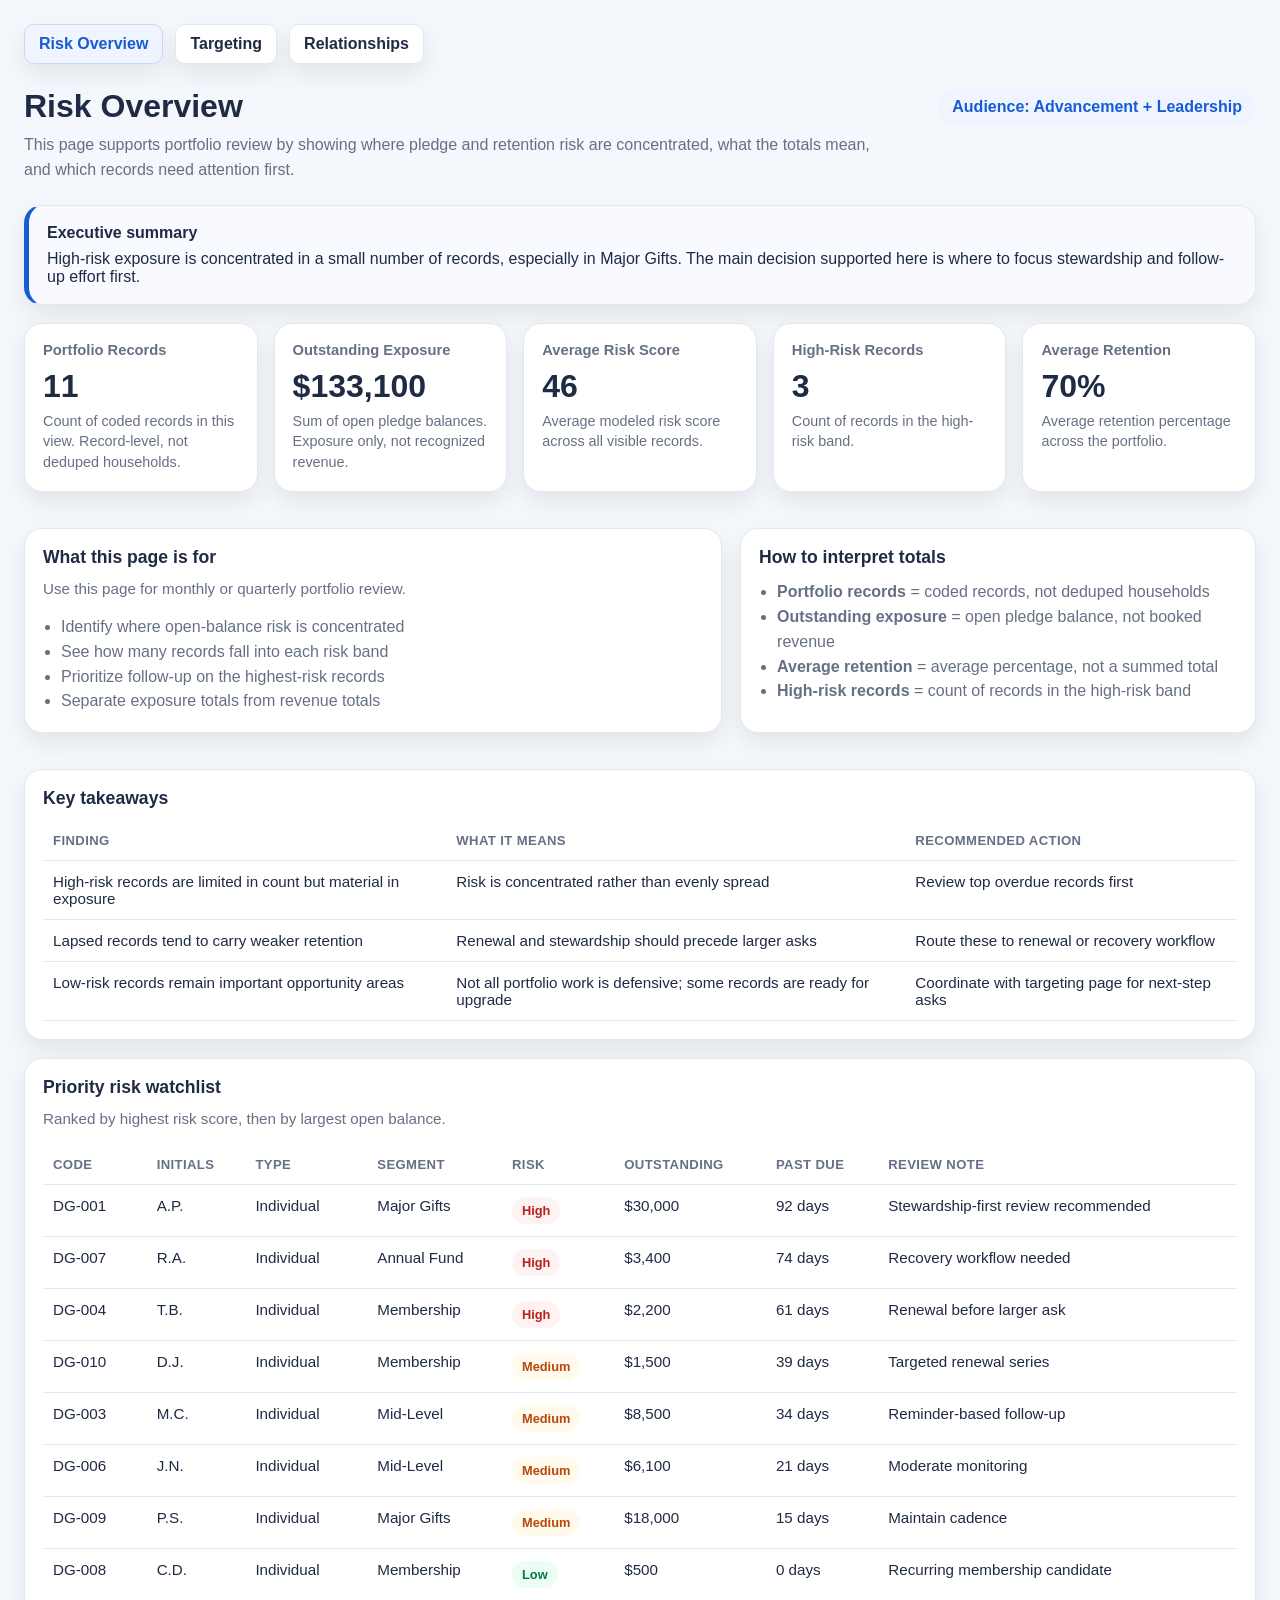
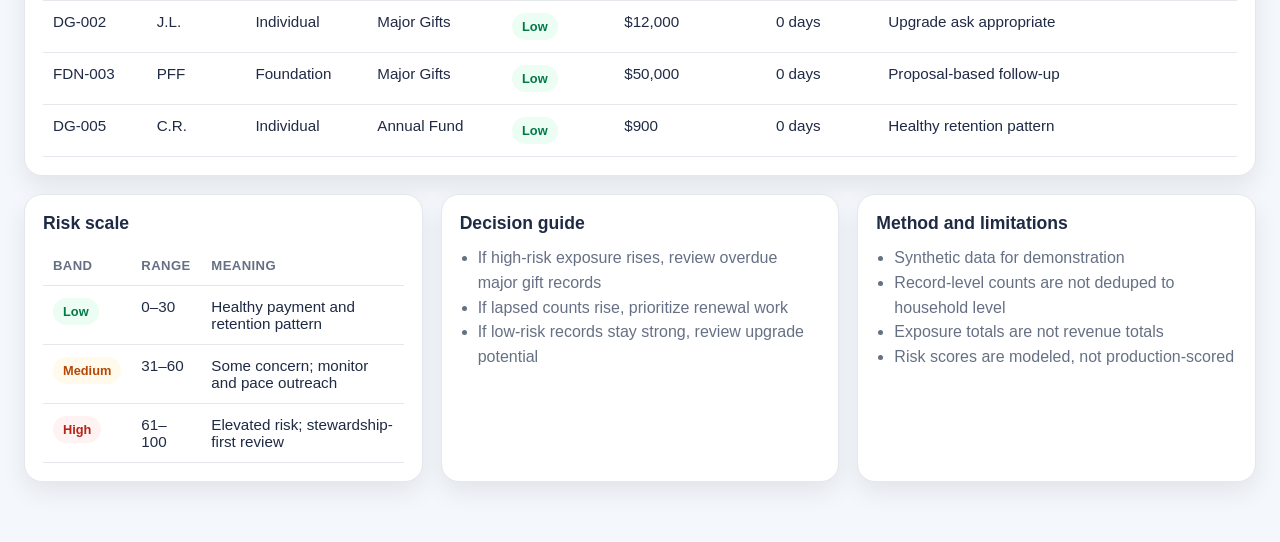
<file: index.html>
<!DOCTYPE html>
<html lang="en">
<head>
  <meta charset="UTF-8" />
  <meta name="viewport" content="width=device-width, initial-scale=1.0" />
  <title>Risk Overview</title>
  <link rel="stylesheet" href="styles.css" />
</head>
<body>
  <div class="container">
    <nav class="nav">
      <a href="index.html" class="active">Risk Overview</a>
      <a href="targeting.html">Targeting</a>
      <a href="relationships.html">Relationships</a>
    </nav>

    <section class="hero">
      <div>
        <h1>Risk Overview</h1>
        <p>
          This page supports portfolio review by showing where pledge and retention risk are concentrated,
          what the totals mean, and which records need attention first.
        </p>
      </div>
      <div class="pill">Audience: Advancement + Leadership</div>
    </section>

    <section class="card callout">
      <strong>Executive summary</strong>
      High-risk exposure is concentrated in a small number of records, especially in Major Gifts. The main decision supported here is where to focus stewardship and follow-up effort first.
    </section>

    <section class="kpi-grid" id="kpiGrid"></section>

    <section class="two-col">
      <div class="card">
        <h2>What this page is for</h2>
        <p class="sub">
          Use this page for monthly or quarterly portfolio review.
        </p>
        <ul class="clean">
          <li>Identify where open-balance risk is concentrated</li>
          <li>See how many records fall into each risk band</li>
          <li>Prioritize follow-up on the highest-risk records</li>
          <li>Separate exposure totals from revenue totals</li>
        </ul>
      </div>

      <div class="card">
        <h2>How to interpret totals</h2>
        <ul class="clean">
          <li><strong>Portfolio records</strong> = coded records, not deduped households</li>
          <li><strong>Outstanding exposure</strong> = open pledge balance, not booked revenue</li>
          <li><strong>Average retention</strong> = average percentage, not a summed total</li>
          <li><strong>High-risk records</strong> = count of records in the high-risk band</li>
        </ul>
      </div>
    </section>

    <section class="card">
      <h2>Key takeaways</h2>
      <table>
        <thead>
          <tr>
            <th>Finding</th>
            <th>What it means</th>
            <th>Recommended action</th>
          </tr>
        </thead>
        <tbody>
          <tr>
            <td>High-risk records are limited in count but material in exposure</td>
            <td>Risk is concentrated rather than evenly spread</td>
            <td>Review top overdue records first</td>
          </tr>
          <tr>
            <td>Lapsed records tend to carry weaker retention</td>
            <td>Renewal and stewardship should precede larger asks</td>
            <td>Route these to renewal or recovery workflow</td>
          </tr>
          <tr>
            <td>Low-risk records remain important opportunity areas</td>
            <td>Not all portfolio work is defensive; some records are ready for upgrade</td>
            <td>Coordinate with targeting page for next-step asks</td>
          </tr>
        </tbody>
      </table>
    </section>

    <section class="card">
      <h2>Priority risk watchlist</h2>
      <p class="sub">
        Ranked by highest risk score, then by largest open balance.
      </p>
      <table>
        <thead>
          <tr>
            <th>Code</th>
            <th>Initials</th>
            <th>Type</th>
            <th>Segment</th>
            <th>Risk</th>
            <th>Outstanding</th>
            <th>Past Due</th>
            <th>Review Note</th>
          </tr>
        </thead>
        <tbody id="watchlistBody"></tbody>
      </table>
    </section>

    <section class="three-col">
      <div class="card">
        <h2>Risk scale</h2>
        <table>
          <thead>
            <tr>
              <th>Band</th>
              <th>Range</th>
              <th>Meaning</th>
            </tr>
          </thead>
          <tbody>
            <tr>
              <td><span class="status low">Low</span></td>
              <td>0–30</td>
              <td>Healthy payment and retention pattern</td>
            </tr>
            <tr>
              <td><span class="status medium">Medium</span></td>
              <td>31–60</td>
              <td>Some concern; monitor and pace outreach</td>
            </tr>
            <tr>
              <td><span class="status high">High</span></td>
              <td>61–100</td>
              <td>Elevated risk; stewardship-first review</td>
            </tr>
          </tbody>
        </table>
      </div>

      <div class="card">
        <h2>Decision guide</h2>
        <ul class="clean">
          <li>If high-risk exposure rises, review overdue major gift records</li>
          <li>If lapsed counts rise, prioritize renewal work</li>
          <li>If low-risk records stay strong, review upgrade potential</li>
        </ul>
      </div>

      <div class="card">
        <h2>Method and limitations</h2>
        <ul class="clean">
          <li>Synthetic data for demonstration</li>
          <li>Record-level counts are not deduped to household level</li>
          <li>Exposure totals are not revenue totals</li>
          <li>Risk scores are modeled, not production-scored</li>
        </ul>
      </div>
    </section>
  </div>

  <script src="data.js"></script>
  <script>
    const totalRecords = donorRiskData.length;
    const totalExposure = donorRiskData.reduce((sum, d) => sum + d.outstanding, 0);
    const avgRisk = Math.round(donorRiskData.reduce((sum, d) => sum + d.riskScore, 0) / totalRecords);
    const avgRetention = Math.round(donorRiskData.reduce((sum, d) => sum + d.retention, 0) / totalRecords);
    const highRiskCount = donorRiskData.filter(d => riskTier(d.riskScore) === "High").length;

    document.getElementById("kpiGrid").innerHTML = `
      <div class="card kpi">
        <h3>Portfolio Records</h3>
        <div class="value">${totalRecords}</div>
        <div class="note">Count of coded records in this view. Record-level, not deduped households.</div>
      </div>
      <div class="card kpi">
        <h3>Outstanding Exposure</h3>
        <div class="value">${currency(totalExposure)}</div>
        <div class="note">Sum of open pledge balances. Exposure only, not recognized revenue.</div>
      </div>
      <div class="card kpi">
        <h3>Average Risk Score</h3>
        <div class="value">${avgRisk}</div>
        <div class="note">Average modeled risk score across all visible records.</div>
      </div>
      <div class="card kpi">
        <h3>High-Risk Records</h3>
        <div class="value">${highRiskCount}</div>
        <div class="note">Count of records in the high-risk band.</div>
      </div>
      <div class="card kpi">
        <h3>Average Retention</h3>
        <div class="value">${avgRetention}%</div>
        <div class="note">Average retention percentage across the portfolio.</div>
      </div>
    `;

    const watchlist = [...donorRiskData]
      .sort((a, b) => b.riskScore - a.riskScore || b.outstanding - a.outstanding);

    document.getElementById("watchlistBody").innerHTML = watchlist.map(d => `
      <tr>
        <td>${d.donorCode}</td>
        <td>${d.displayName}</td>
        <td>${d.relationshipType}</td>
        <td>${d.segment}</td>
        <td><span class="status ${riskTier(d.riskScore).toLowerCase()}">${riskTier(d.riskScore)}</span></td>
        <td>${currency(d.outstanding)}</td>
        <td>${d.pastDueDays} days</td>
        <td>${d.reviewNote}</td>
      </tr>
    `).join("");
  </script>
</body>
</html>
</file>
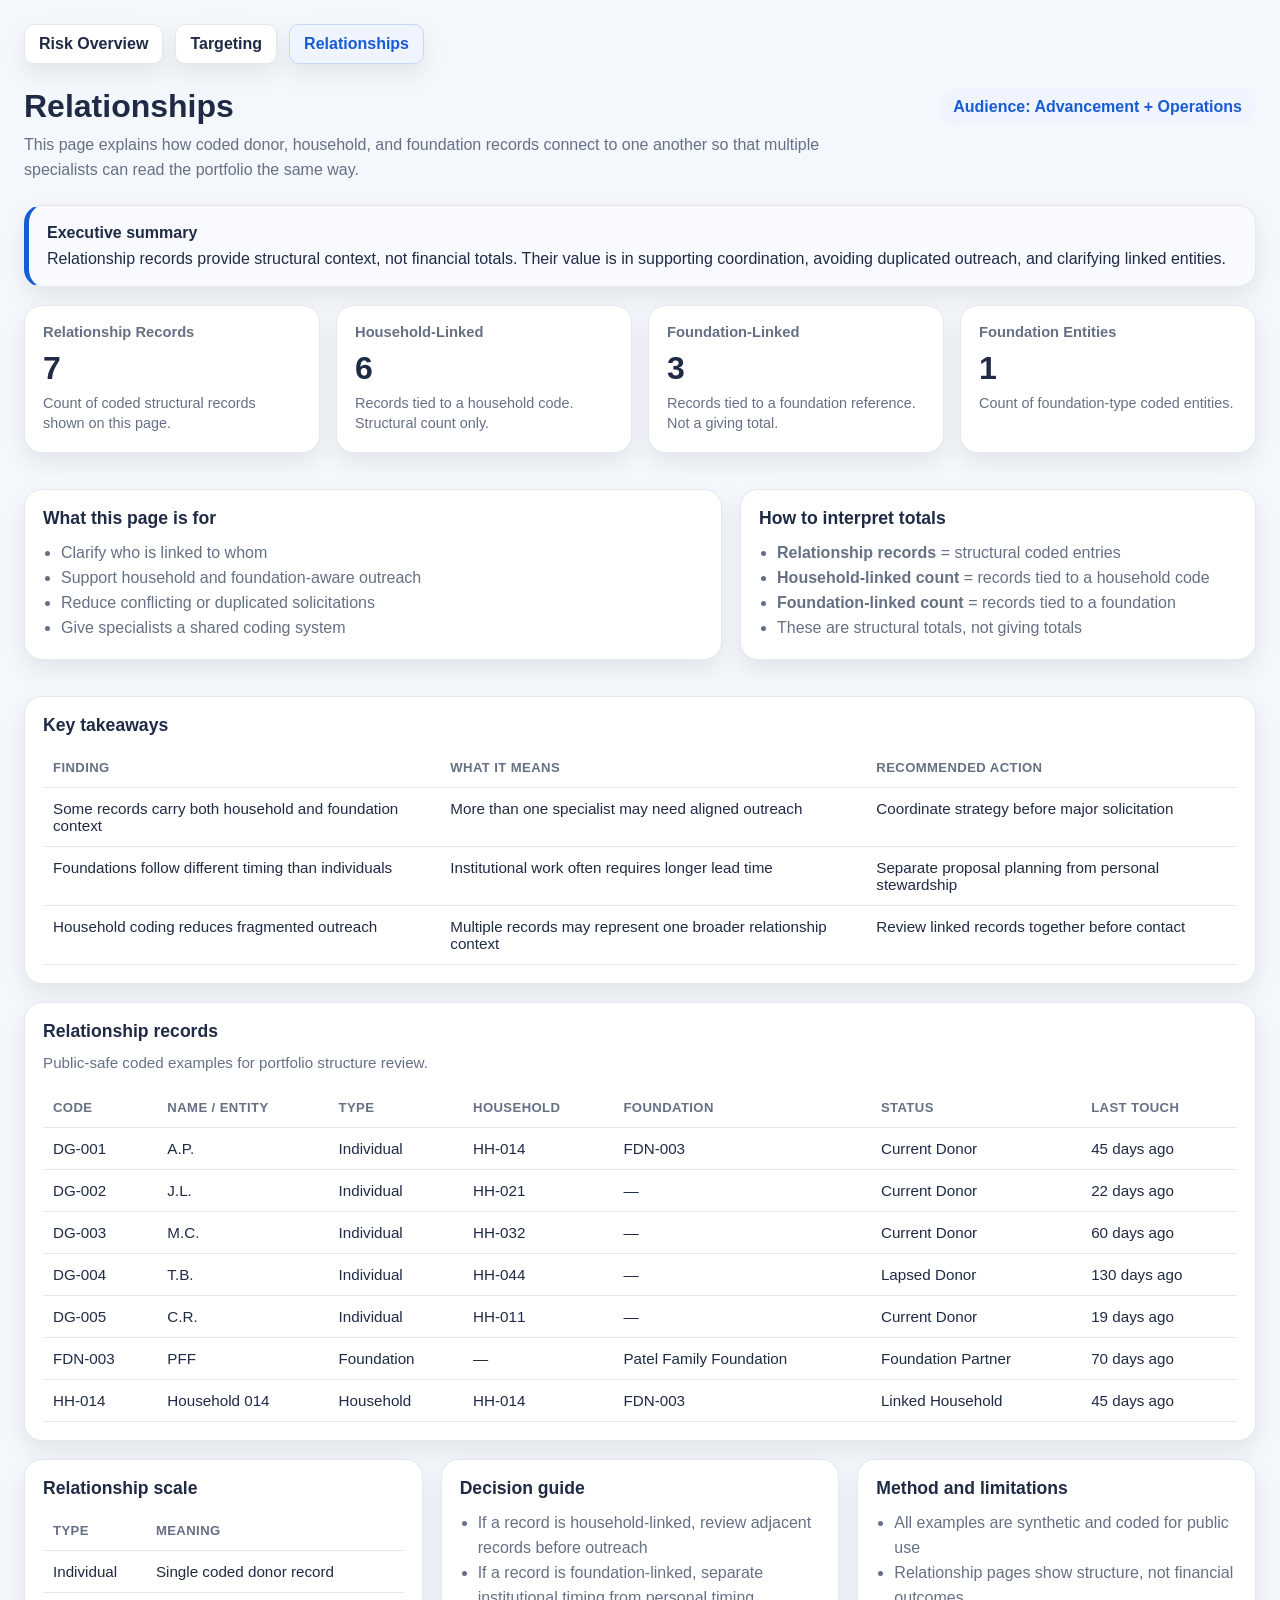
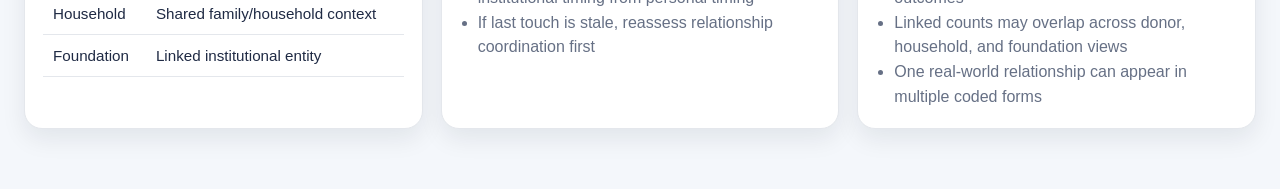
<file: relationships.html>
<!DOCTYPE html>
<html lang="en">
<head>
  <meta charset="UTF-8" />
  <meta name="viewport" content="width=device-width, initial-scale=1.0" />
  <title>Relationships</title>
  <link rel="stylesheet" href="styles.css" />
</head>
<body>
  <div class="container">
    <nav class="nav">
      <a href="index.html">Risk Overview</a>
      <a href="targeting.html">Targeting</a>
      <a href="relationships.html" class="active">Relationships</a>
    </nav>

    <section class="hero">
      <div>
        <h1>Relationships</h1>
        <p>
          This page explains how coded donor, household, and foundation records connect to one another so that multiple specialists can read the portfolio the same way.
        </p>
      </div>
      <div class="pill">Audience: Advancement + Operations</div>
    </section>

    <section class="card callout">
      <strong>Executive summary</strong>
      Relationship records provide structural context, not financial totals. Their value is in supporting coordination, avoiding duplicated outreach, and clarifying linked entities.
    </section>

    <section class="kpi-grid" id="kpiGrid"></section>

    <section class="two-col">
      <div class="card">
        <h2>What this page is for</h2>
        <ul class="clean">
          <li>Clarify who is linked to whom</li>
          <li>Support household and foundation-aware outreach</li>
          <li>Reduce conflicting or duplicated solicitations</li>
          <li>Give specialists a shared coding system</li>
        </ul>
      </div>

      <div class="card">
        <h2>How to interpret totals</h2>
        <ul class="clean">
          <li><strong>Relationship records</strong> = structural coded entries</li>
          <li><strong>Household-linked count</strong> = records tied to a household code</li>
          <li><strong>Foundation-linked count</strong> = records tied to a foundation</li>
          <li>These are structural totals, not giving totals</li>
        </ul>
      </div>
    </section>

    <section class="card">
      <h2>Key takeaways</h2>
      <table>
        <thead>
          <tr>
            <th>Finding</th>
            <th>What it means</th>
            <th>Recommended action</th>
          </tr>
        </thead>
        <tbody>
          <tr>
            <td>Some records carry both household and foundation context</td>
            <td>More than one specialist may need aligned outreach</td>
            <td>Coordinate strategy before major solicitation</td>
          </tr>
          <tr>
            <td>Foundations follow different timing than individuals</td>
            <td>Institutional work often requires longer lead time</td>
            <td>Separate proposal planning from personal stewardship</td>
          </tr>
          <tr>
            <td>Household coding reduces fragmented outreach</td>
            <td>Multiple records may represent one broader relationship context</td>
            <td>Review linked records together before contact</td>
          </tr>
        </tbody>
      </table>
    </section>

    <section class="card">
      <h2>Relationship records</h2>
      <p class="sub">
        Public-safe coded examples for portfolio structure review.
      </p>
      <table>
        <thead>
          <tr>
            <th>Code</th>
            <th>Name / Entity</th>
            <th>Type</th>
            <th>Household</th>
            <th>Foundation</th>
            <th>Status</th>
            <th>Last Touch</th>
          </tr>
        </thead>
        <tbody id="relationshipBody"></tbody>
      </table>
    </section>

    <section class="three-col">
      <div class="card">
        <h2>Relationship scale</h2>
        <table>
          <thead>
            <tr>
              <th>Type</th>
              <th>Meaning</th>
            </tr>
          </thead>
          <tbody>
            <tr>
              <td>Individual</td>
              <td>Single coded donor record</td>
            </tr>
            <tr>
              <td>Household</td>
              <td>Shared family/household context</td>
            </tr>
            <tr>
              <td>Foundation</td>
              <td>Linked institutional entity</td>
            </tr>
          </tbody>
        </table>
      </div>

      <div class="card">
        <h2>Decision guide</h2>
        <ul class="clean">
          <li>If a record is household-linked, review adjacent records before outreach</li>
          <li>If a record is foundation-linked, separate institutional timing from personal timing</li>
          <li>If last touch is stale, reassess relationship coordination first</li>
        </ul>
      </div>

      <div class="card">
        <h2>Method and limitations</h2>
        <ul class="clean">
          <li>All examples are synthetic and coded for public use</li>
          <li>Relationship pages show structure, not financial outcomes</li>
          <li>Linked counts may overlap across donor, household, and foundation views</li>
          <li>One real-world relationship can appear in multiple coded forms</li>
        </ul>
      </div>
    </section>
  </div>

  <script src="data.js"></script>
  <script>
    const totalRelationshipRecords = relationshipData.length;
    const householdLinked = relationshipData.filter(r => r.household && r.household !== "—").length;
    const foundationLinked = relationshipData.filter(r => r.foundation && r.foundation !== "—").length;
    const foundationEntities = relationshipData.filter(r => r.type === "Foundation").length;

    document.getElementById("kpiGrid").innerHTML = `
      <div class="card kpi">
        <h3>Relationship Records</h3>
        <div class="value">${totalRelationshipRecords}</div>
        <div class="note">Count of coded structural records shown on this page.</div>
      </div>
      <div class="card kpi">
        <h3>Household-Linked</h3>
        <div class="value">${householdLinked}</div>
        <div class="note">Records tied to a household code. Structural count only.</div>
      </div>
      <div class="card kpi">
        <h3>Foundation-Linked</h3>
        <div class="value">${foundationLinked}</div>
        <div class="note">Records tied to a foundation reference. Not a giving total.</div>
      </div>
      <div class="card kpi">
        <h3>Foundation Entities</h3>
        <div class="value">${foundationEntities}</div>
        <div class="note">Count of foundation-type coded entities.</div>
      </div>
    `;

    document.getElementById("relationshipBody").innerHTML = relationshipData.map(r => `
      <tr>
        <td>${r.code}</td>
        <td>${r.name}</td>
        <td>${r.type}</td>
        <td>${r.household}</td>
        <td>${r.foundation}</td>
        <td>${r.status}</td>
        <td>${r.lastTouch}</td>
      </tr>
    `).join("");
  </script>
</body>
</html>
</file>
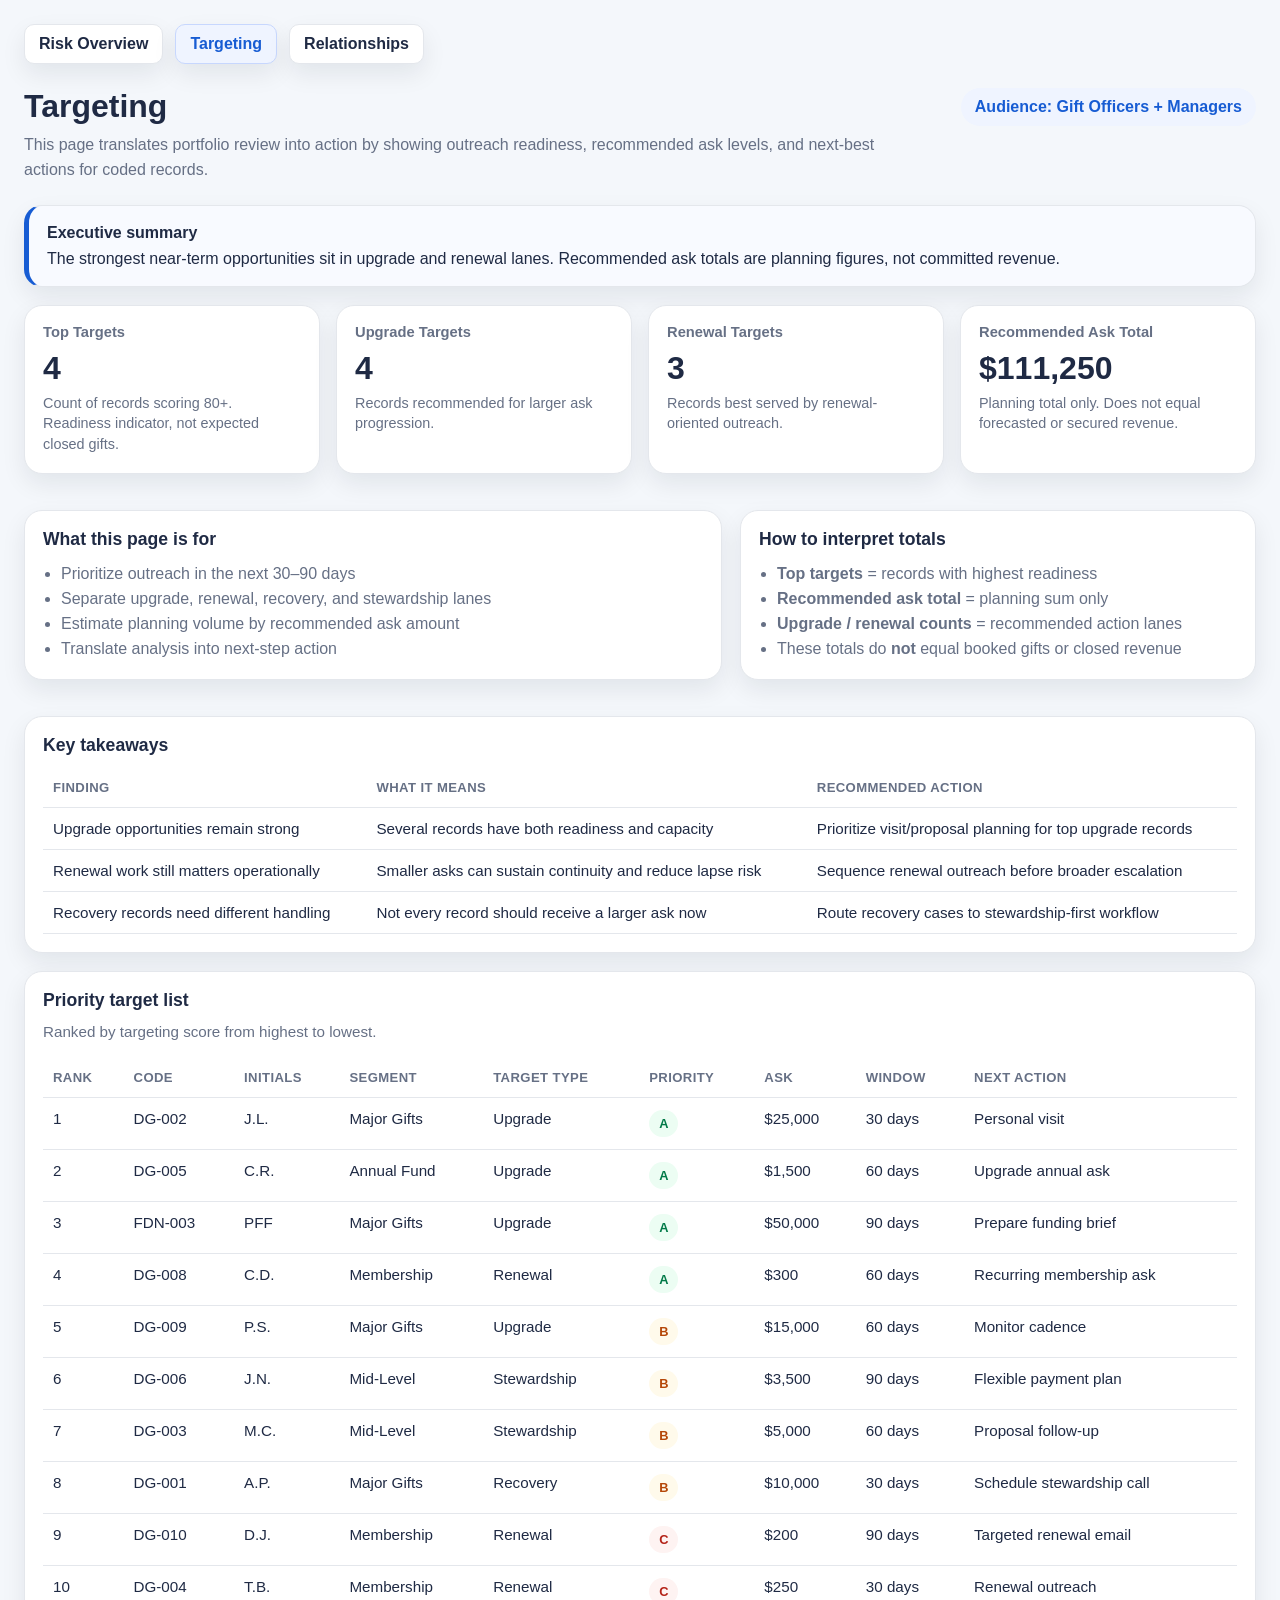
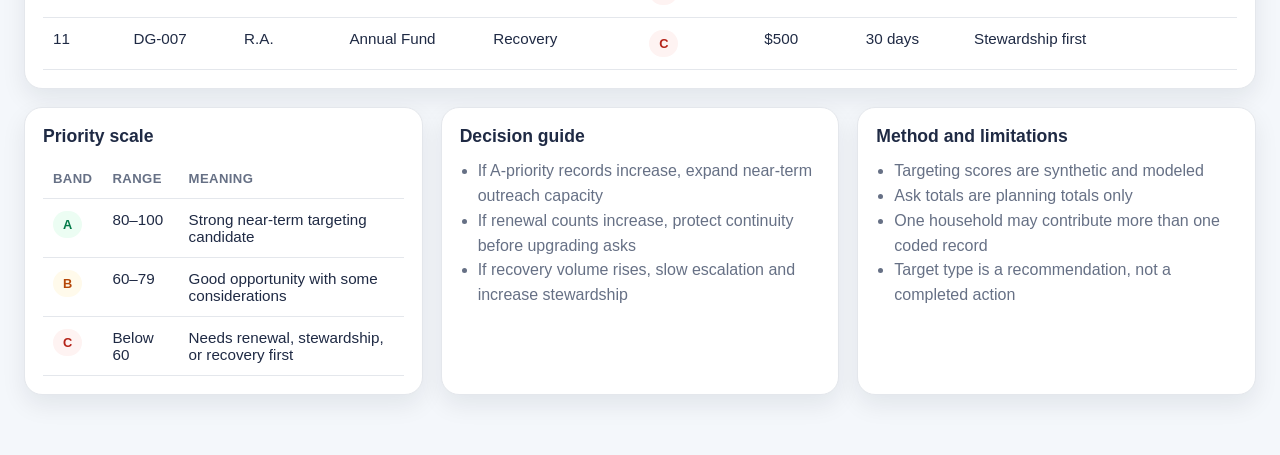
<file: targeting.html>
<!DOCTYPE html>
<html lang="en">
<head>
  <meta charset="UTF-8" />
  <meta name="viewport" content="width=device-width, initial-scale=1.0" />
  <title>Targeting</title>
  <link rel="stylesheet" href="styles.css" />
</head>
<body>
  <div class="container">
    <nav class="nav">
      <a href="index.html">Risk Overview</a>
      <a href="targeting.html" class="active">Targeting</a>
      <a href="relationships.html">Relationships</a>
    </nav>

    <section class="hero">
      <div>
        <h1>Targeting</h1>
        <p>
          This page translates portfolio review into action by showing outreach readiness, recommended ask levels,
          and next-best actions for coded records.
        </p>
      </div>
      <div class="pill">Audience: Gift Officers + Managers</div>
    </section>

    <section class="card callout">
      <strong>Executive summary</strong>
      The strongest near-term opportunities sit in upgrade and renewal lanes. Recommended ask totals are planning figures, not committed revenue.
    </section>

    <section class="kpi-grid" id="kpiGrid"></section>

    <section class="two-col">
      <div class="card">
        <h2>What this page is for</h2>
        <ul class="clean">
          <li>Prioritize outreach in the next 30–90 days</li>
          <li>Separate upgrade, renewal, recovery, and stewardship lanes</li>
          <li>Estimate planning volume by recommended ask amount</li>
          <li>Translate analysis into next-step action</li>
        </ul>
      </div>

      <div class="card">
        <h2>How to interpret totals</h2>
        <ul class="clean">
          <li><strong>Top targets</strong> = records with highest readiness</li>
          <li><strong>Recommended ask total</strong> = planning sum only</li>
          <li><strong>Upgrade / renewal counts</strong> = recommended action lanes</li>
          <li>These totals do <strong>not</strong> equal booked gifts or closed revenue</li>
        </ul>
      </div>
    </section>

    <section class="card">
      <h2>Key takeaways</h2>
      <table>
        <thead>
          <tr>
            <th>Finding</th>
            <th>What it means</th>
            <th>Recommended action</th>
          </tr>
        </thead>
        <tbody>
          <tr>
            <td>Upgrade opportunities remain strong</td>
            <td>Several records have both readiness and capacity</td>
            <td>Prioritize visit/proposal planning for top upgrade records</td>
          </tr>
          <tr>
            <td>Renewal work still matters operationally</td>
            <td>Smaller asks can sustain continuity and reduce lapse risk</td>
            <td>Sequence renewal outreach before broader escalation</td>
          </tr>
          <tr>
            <td>Recovery records need different handling</td>
            <td>Not every record should receive a larger ask now</td>
            <td>Route recovery cases to stewardship-first workflow</td>
          </tr>
        </tbody>
      </table>
    </section>

    <section class="card">
      <h2>Priority target list</h2>
      <p class="sub">
        Ranked by targeting score from highest to lowest.
      </p>
      <table>
        <thead>
          <tr>
            <th>Rank</th>
            <th>Code</th>
            <th>Initials</th>
            <th>Segment</th>
            <th>Target Type</th>
            <th>Priority</th>
            <th>Ask</th>
            <th>Window</th>
            <th>Next Action</th>
          </tr>
        </thead>
        <tbody id="targetTableBody"></tbody>
      </table>
    </section>

    <section class="three-col">
      <div class="card">
        <h2>Priority scale</h2>
        <table>
          <thead>
            <tr>
              <th>Band</th>
              <th>Range</th>
              <th>Meaning</th>
            </tr>
          </thead>
          <tbody>
            <tr>
              <td><span class="status priority-a">A</span></td>
              <td>80–100</td>
              <td>Strong near-term targeting candidate</td>
            </tr>
            <tr>
              <td><span class="status priority-b">B</span></td>
              <td>60–79</td>
              <td>Good opportunity with some considerations</td>
            </tr>
            <tr>
              <td><span class="status priority-c">C</span></td>
              <td>Below 60</td>
              <td>Needs renewal, stewardship, or recovery first</td>
            </tr>
          </tbody>
        </table>
      </div>

      <div class="card">
        <h2>Decision guide</h2>
        <ul class="clean">
          <li>If A-priority records increase, expand near-term outreach capacity</li>
          <li>If renewal counts increase, protect continuity before upgrading asks</li>
          <li>If recovery volume rises, slow escalation and increase stewardship</li>
        </ul>
      </div>

      <div class="card">
        <h2>Method and limitations</h2>
        <ul class="clean">
          <li>Targeting scores are synthetic and modeled</li>
          <li>Ask totals are planning totals only</li>
          <li>One household may contribute more than one coded record</li>
          <li>Target type is a recommendation, not a completed action</li>
        </ul>
      </div>
    </section>
  </div>

  <script src="data.js"></script>
  <script>
    const topTargets = targetingData.filter(d => d.targetingScore >= 80).length;
    const upgradeTargets = targetingData.filter(d => d.targetType === "Upgrade").length;
    const renewalTargets = targetingData.filter(d => d.targetType === "Renewal").length;
    const askTotal = targetingData.reduce((sum, d) => sum + d.askAmount, 0);

    document.getElementById("kpiGrid").innerHTML = `
      <div class="card kpi">
        <h3>Top Targets</h3>
        <div class="value">${topTargets}</div>
        <div class="note">Count of records scoring 80+. Readiness indicator, not expected closed gifts.</div>
      </div>
      <div class="card kpi">
        <h3>Upgrade Targets</h3>
        <div class="value">${upgradeTargets}</div>
        <div class="note">Records recommended for larger ask progression.</div>
      </div>
      <div class="card kpi">
        <h3>Renewal Targets</h3>
        <div class="value">${renewalTargets}</div>
        <div class="note">Records best served by renewal-oriented outreach.</div>
      </div>
      <div class="card kpi">
        <h3>Recommended Ask Total</h3>
        <div class="value">${currency(askTotal)}</div>
        <div class="note">Planning total only. Does not equal forecasted or secured revenue.</div>
      </div>
    `;

    const ranked = [...targetingData].sort((a, b) => b.targetingScore - a.targetingScore);

    document.getElementById("targetTableBody").innerHTML = ranked.map((d, i) => `
      <tr>
        <td>${i + 1}</td>
        <td>${d.donorCode}</td>
        <td>${d.displayName}</td>
        <td>${d.segment}</td>
        <td>${d.targetType}</td>
        <td><span class="status ${priorityClass(d.targetingScore)}">${priorityBand(d.targetingScore)}</span></td>
        <td>${currency(d.askAmount)}</td>
        <td>${d.actionWindow}</td>
        <td>${d.nextAction}</td>
      </tr>
    `).join("");
  </script>
</body>
</html>
</file>
<file: styles.css>
:root {
  --bg: #f4f7fb;
  --card: #ffffff;
  --text: #1f2a44;
  --muted: #667085;
  --border: #e4e7ec;
  --shadow: 0 10px 24px rgba(16, 24, 40, 0.08);
  --accent: #175cd3;
  --accent-soft: #eff4ff;
  --success-bg: #ecfdf3;
  --success-text: #027a48;
  --warn-bg: #fffaeb;
  --warn-text: #b54708;
  --danger-bg: #fef3f2;
  --danger-text: #b42318;
}

* { box-sizing: border-box; }

body {
  margin: 0;
  font-family: Arial, Helvetica, sans-serif;
  background: var(--bg);
  color: var(--text);
}

.container {
  max-width: 1320px;
  margin: 0 auto;
  padding: 24px;
}

.nav {
  display: flex;
  gap: 12px;
  flex-wrap: wrap;
  margin-bottom: 24px;
}

.nav a {
  text-decoration: none;
  color: var(--text);
  background: white;
  border: 1px solid var(--border);
  padding: 10px 14px;
  border-radius: 10px;
  font-weight: 700;
  box-shadow: var(--shadow);
}

.nav a.active {
  background: var(--accent-soft);
  color: var(--accent);
  border-color: #c7d7fe;
}

.hero {
  display: flex;
  justify-content: space-between;
  align-items: flex-start;
  gap: 20px;
  flex-wrap: wrap;
  margin-bottom: 22px;
}

.hero h1 {
  margin: 0 0 8px;
  font-size: 2rem;
}

.hero p {
  margin: 0;
  max-width: 860px;
  color: var(--muted);
  line-height: 1.55;
}

.pill {
  background: var(--accent-soft);
  color: var(--accent);
  padding: 10px 14px;
  border-radius: 999px;
  font-weight: 700;
  white-space: nowrap;
}

.card {
  background: var(--card);
  border: 1px solid var(--border);
  border-radius: 18px;
  box-shadow: var(--shadow);
  padding: 18px;
  margin-bottom: 18px;
}

.card h2 {
  margin: 0 0 12px;
  font-size: 1.1rem;
}

.sub {
  margin: -2px 0 14px;
  color: var(--muted);
  line-height: 1.5;
  font-size: 0.95rem;
}

.kpi-grid {
  display: grid;
  grid-template-columns: repeat(auto-fit, minmax(220px, 1fr));
  gap: 16px;
  margin-bottom: 18px;
}

.kpi h3 {
  margin: 0;
  font-size: 0.92rem;
  color: var(--muted);
}

.kpi .value {
  font-size: 2rem;
  font-weight: 800;
  margin: 10px 0 6px;
}

.kpi .note {
  color: var(--muted);
  line-height: 1.45;
  font-size: 0.9rem;
}

.two-col {
  display: grid;
  grid-template-columns: 1.15fr 0.85fr;
  gap: 18px;
  margin-bottom: 18px;
}

.three-col {
  display: grid;
  grid-template-columns: repeat(3, minmax(0, 1fr));
  gap: 18px;
  margin-bottom: 18px;
}

.callout {
  border-left: 5px solid var(--accent);
  background: #f8faff;
}

.callout strong {
  display: block;
  margin-bottom: 8px;
}

.status {
  display: inline-block;
  padding: 6px 10px;
  border-radius: 999px;
  font-weight: 700;
  font-size: 0.8rem;
}

.low {
  background: var(--success-bg);
  color: var(--success-text);
}

.medium {
  background: var(--warn-bg);
  color: var(--warn-text);
}

.high {
  background: var(--danger-bg);
  color: var(--danger-text);
}

.priority-a {
  background: var(--success-bg);
  color: var(--success-text);
}

.priority-b {
  background: var(--warn-bg);
  color: var(--warn-text);
}

.priority-c {
  background: var(--danger-bg);
  color: var(--danger-text);
}

table {
  width: 100%;
  border-collapse: collapse;
  font-size: 0.95rem;
}

th, td {
  padding: 12px 10px;
  border-bottom: 1px solid var(--border);
  text-align: left;
  vertical-align: top;
}

th {
  color: var(--muted);
  font-size: 0.82rem;
  text-transform: uppercase;
  letter-spacing: 0.03em;
}

ul.clean {
  margin: 0;
  padding-left: 18px;
  color: var(--muted);
  line-height: 1.55;
}

.small {
  color: var(--muted);
  font-size: 0.9rem;
  line-height: 1.55;
}

@media (max-width: 1024px) {
  .two-col,
  .three-col {
    grid-template-columns: 1fr;
  }
}

@media (max-width: 640px) {
  .container {
    padding: 16px;
  }

  .hero h1 {
    font-size: 1.6rem;
  }

  .kpi .value {
    font-size: 1.6rem;
  }
}
</file>
